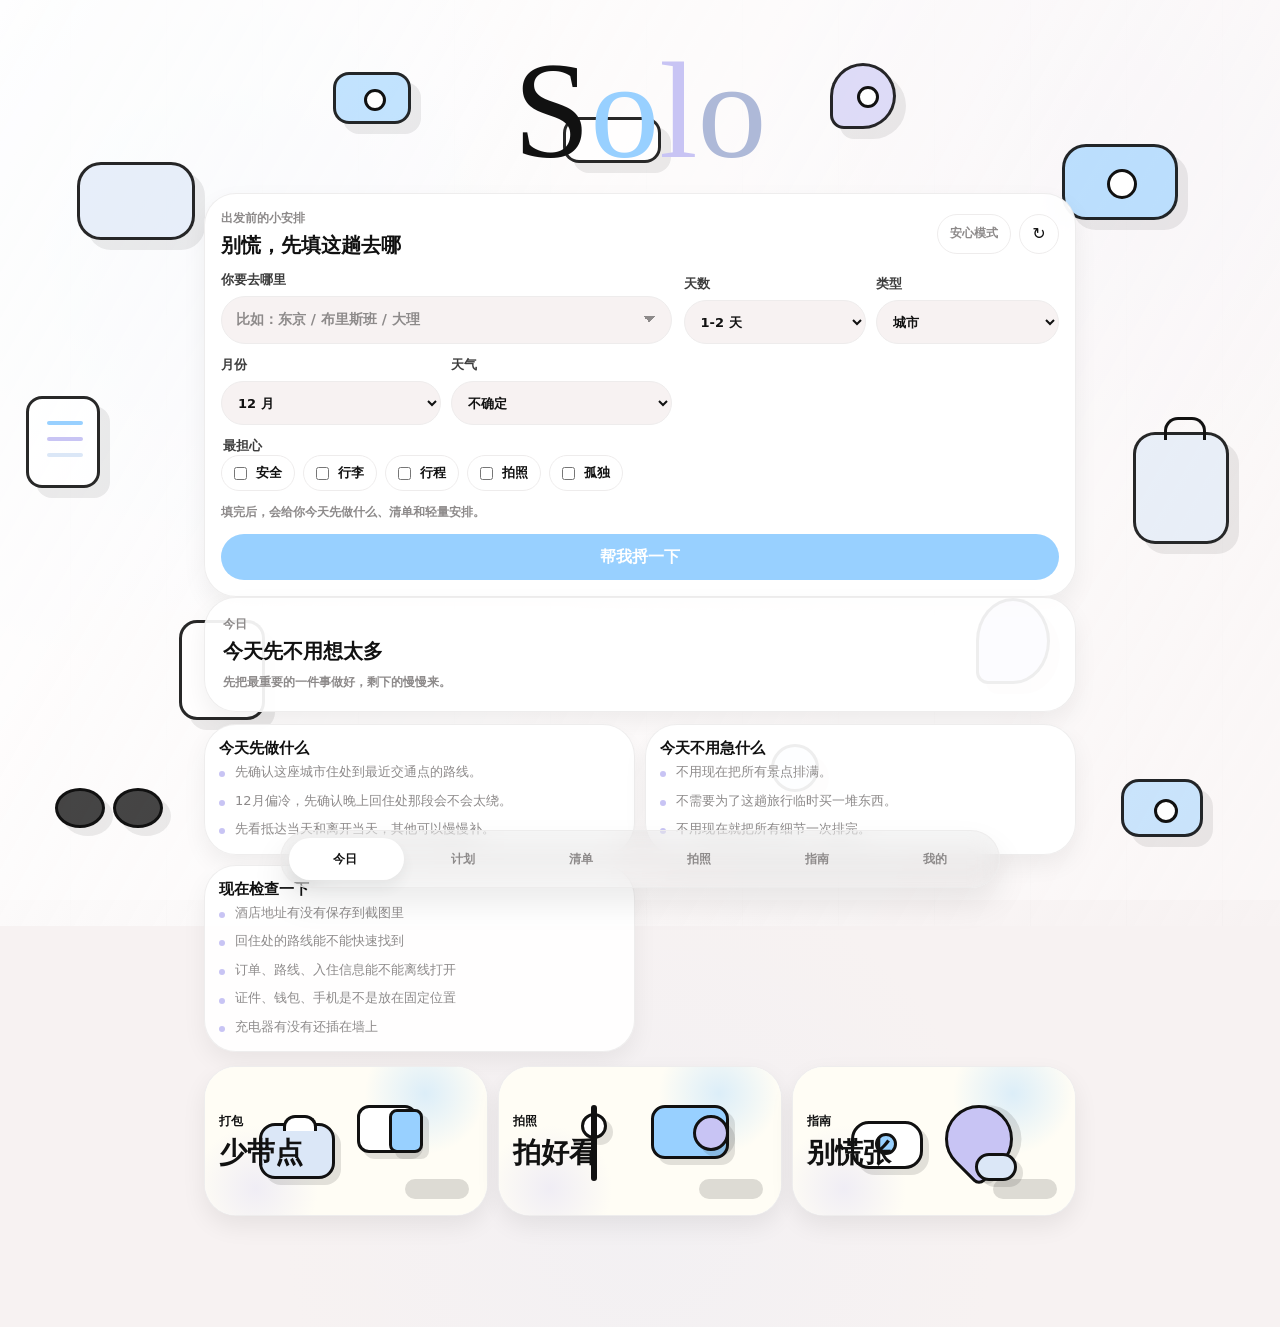
<file: index.html>
<!doctype html>
<html lang="zh-CN">
  <head>
    <meta charset="UTF-8" />
    <meta name="viewport" content="width=device-width, initial-scale=1.0" />
    <meta name="theme-color" content="#f7f2f2" />
    <title>SoloMate</title>
    <link rel="stylesheet" href="./styles.css?v=20260616a" />
  </head>
  <body>
    <div class="ambient-bg" aria-hidden="true">
      <span class="float-bag"></span>
      <span class="float-camera"></span>
      <span class="float-map"></span>
      <span class="float-pin"></span>
      <span class="float-ticket"></span>
      <span class="float-star"></span>
      <span class="float-suitcase"></span>
      <span class="float-sunglasses"></span>
      <span class="float-mini-camera"></span>
      <span class="float-route-arrow"></span>
      <span class="float-checklist"></span>
      <span class="float-pocket-camera"></span>
    </div>
    <main class="app-shell">
      <div class="brand-mark" aria-label="SoloMate">
        <span>S</span><span>o</span><span>l</span><span>o</span>
      </div>

      <section class="trip-panel">
        <div class="section-head">
          <div>
            <p>出发前的小安排</p>
            <h2 id="tripTitle">别慌，先填这趟去哪</h2>
          </div>
          <div class="head-actions">
            <button id="comfortModeToggle" class="lock-btn" type="button">安心模式</button>
            <button id="resetBtn" class="icon-btn" title="重置">↻</button>
          </div>
        </div>

        <form id="tripForm" class="trip-form">
          <div class="destination-split" id="destinationPicker">
            <div class="destination-picker destination-field">
              <label for="destinationDisplay">你要去哪里</label>
              <button id="destinationDisplay" class="destination-display" type="button" aria-haspopup="dialog" aria-expanded="false">
                <span id="destinationDisplayText">比如：东京 / 布里斯班 / 大理</span>
              </button>
              <input id="countryInput" type="hidden" autocomplete="off" />
              <input id="cityInput" type="hidden" autocomplete="off" />
            </div>
            <div id="destinationPanel" class="destination-panel" hidden>
              <div class="destination-panel-card" role="dialog" aria-modal="true" aria-label="选择目的地">
                <div class="destination-panel-head">
                  <div>
                    <p>目的地</p>
                    <h2>你要去哪里</h2>
                  </div>
                  <button id="closeDestinationPanel" class="destination-close" type="button" aria-label="关闭">×</button>
                </div>
                <input id="destinationSearch" class="destination-search" type="search" placeholder="搜索国家、城市或目的地" autocomplete="off" />
                <div class="destination-tabs" role="tablist" aria-label="目的地分类">
                  <button type="button" class="active" data-destination-tab="mainland_china">中国大陆</button>
                  <button type="button" data-destination-tab="hk_macau_taiwan">港澳台</button>
                  <button type="button" data-destination-tab="international">国际</button>
                </div>
                <div class="destination-panel-body">
                  <div class="destination-scroll">
                    <section class="destination-section">
                      <div class="destination-section-title">热门目的地</div>
                      <div id="popularDestinations" class="popular-destinations"></div>
                    </section>
                    <section class="destination-section">
                      <div class="destination-section-title">城市列表</div>
                      <div id="destinationCityList" class="destination-city-list"></div>
                    </section>
                  </div>
                  <div id="destinationAlphabet" class="destination-alphabet" aria-label="字母索引"></div>
                </div>
              </div>
            </div>
          </div>
          <div class="form-row">
            <label for="days">
              天数
              <select id="days">
                <option value="2">1-2 天</option>
                <option value="5">3-5 天</option>
                <option value="9">7 天以上</option>
              </select>
            </label>
            <label for="tripType">
              类型
              <select id="tripType">
                <option value="city">城市</option>
                <option value="sea">海边</option>
                <option value="outdoor">户外</option>
                <option value="abroad">国外</option>
              </select>
            </label>
          </div>
          <div class="form-row">
            <label for="tripMonth">
              月份
              <select id="tripMonth"></select>
            </label>
            <label for="tripWeather">
              天气
              <select id="tripWeather">
                <option value="hot">很热</option>
                <option value="cold">偏冷</option>
                <option value="rainy">多雨</option>
                <option value="dry">干燥</option>
                <option value="humid">潮湿</option>
                <option value="windy">多风</option>
                <option value="auto">不确定</option>
              </select>
            </label>
          </div>
          <fieldset>
            <legend>最担心</legend>
            <div class="chips">
              <label><input type="checkbox" value="safety" />安全</label>
              <label><input type="checkbox" value="packing" />行李</label>
              <label><input type="checkbox" value="itinerary" />行程</label>
              <label><input type="checkbox" value="photo" />拍照</label>
              <label><input type="checkbox" value="loneliness" />孤独</label>
            </div>
          </fieldset>
          <p class="form-note">填完后，会给你今天先做什么、清单和轻量安排。</p>
          <button class="primary-btn" type="submit">帮我捋一下</button>
        </form>
      </section>

      <nav class="tabs" aria-label="应用导航">
        <span class="tab-indicator" aria-hidden="true"></span>
        <button class="tab active" data-tab="today">今日</button>
        <button class="tab" data-tab="plan">计划</button>
        <button class="tab" data-tab="packing">清单</button>
        <button class="tab" data-tab="photo">拍照</button>
        <button class="tab" data-tab="safe">指南</button>
        <button class="tab" data-tab="mine">我的</button>
      </nav>

      <section id="today" class="tab-page active">
        <div class="today-card">
          <p>今日</p>
          <h2 id="todayHeadline">今天先不用想太多</h2>
          <p id="todayText">先把最重要的一件事做好，剩下的慢慢来。</p>
        </div>
        <div class="task-grid" id="taskGrid"></div>
        <div class="journey-path home-feature-cards" aria-label="今日功能入口">
          <button class="path-card" type="button" data-jump="packing">
            <span>打包</span>
            <strong>少带点</strong>
            <div class="mini-scene pack-scene" aria-hidden="true"><i></i><i></i><i></i></div>
          </button>
          <button class="path-card" type="button" data-jump="photo">
            <span>拍照</span>
            <strong>拍好看</strong>
            <div class="mini-scene photo-scene" aria-hidden="true"><i></i><i></i><i></i></div>
          </button>
          <button class="path-card" type="button" data-jump="safe">
            <span>指南</span>
            <strong>别慌张</strong>
            <div class="mini-scene safe-scene" aria-hidden="true"><i></i><i></i><i></i></div>
          </button>
        </div>
      </section>

      <section id="plan" class="tab-page">
        <div class="section-head">
          <div>
            <p>计划</p>
            <h2>不用排满，先让每天节奏更稳。</h2>
          </div>
          <span id="planCount">先生成</span>
        </div>
        <div class="plan-ai-panel">
          <p>专属安排</p>
          <h2>按这趟旅行的状态来排</h2>
          <span>会看你的城市、天气、天数和担心点，再给一个不乱的版本。</span>
          <button id="generatePlanBtn" class="primary-btn" type="button">生成我的旅行安排</button>
        </div>
        <div class="tuning-panel">
          <div class="section-head compactless">
            <div>
              <p>调一下</p>
              <h2>自定义你的旅行</h2>
              <span>调一下节奏，生成更适合你的安排。</span>
            </div>
          </div>
          <div id="travelTuning" class="tuning-grid"></div>
          <button id="regeneratePlanBtn" class="secondary-btn inline-action" type="button">按我的状态重新安排</button>
        </div>
        <button id="cityInsightCheck" class="secondary-btn inline-action soft-action" type="button">根据这座城市补充提醒</button>
        <div id="cityInsightTips" class="resource-grid compact-output"></div>
        <div id="planList" class="timeline"></div>
      </section>

      <section id="packing" class="tab-page">
        <div class="page-visual icon-visual packing-visual">
          <div class="visual-scene packing-icon-scene" aria-hidden="true">
            <i></i><i></i><i></i><i></i>
          </div>
          <div class="visual-copy">
            <p>清单</p>
            <h2>按场景检查</h2>
            <span>不是越多越安心。先看哪一步最容易漏，再决定要不要带。</span>
          </div>
        </div>
        <div class="section-head">
          <div>
            <p>场景清单</p>
            <h2 id="packingHeadline">别多带，也别漏关键</h2>
          </div>
          <span id="packingCount">先生成</span>
        </div>
        <button id="extraPackCheck" class="secondary-btn inline-action" type="button">按这趟旅行再检查一遍</button>
        <div id="extraPackTips" class="resource-grid compact-output"></div>
        <div id="packingList" class="check-list"></div>
      </section>

      <section id="photo" class="tab-page">
        <div class="page-visual icon-visual photo-visual">
          <div class="visual-scene photo-icon-scene" aria-hidden="true">
            <i></i><i></i><i></i><i></i>
          </div>
          <div class="visual-copy">
            <p>拍照</p>
            <h2>一个人也好拍</h2>
            <span>不用拍大片，随心记录就好。</span>
          </div>
        </div>
        <div class="pose-draw">
          <div>
            <p>姿势抽卡</p>
            <h2>不知道怎么拍，就先抽一个姿势。</h2>
          </div>
          <div id="poseCard" class="pose-card"></div>
          <button id="drawPose" class="primary-btn" type="button">抽一个姿势</button>
        </div>
        <div class="photo-theme-draw">
          <div>
            <p>灵感</p>
            <h2>今天拍什么</h2>
          </div>
          <div id="photoThemeCard" class="photo-theme-card"></div>
          <button id="drawPhotoTheme" class="primary-btn" type="button">抽一个主题</button>
        </div>
        <div class="section-head compact">
          <div>
            <p>拍照小工具</p>
            <h2>需要的时候再搜，不用提前买一堆。</h2>
          </div>
        </div>
        <div class="external-links shopping-links" aria-label="旅行拍照小物快捷搜索">
          <a href="https://s.taobao.com/search?q=%E6%97%85%E8%A1%8C%20%E6%94%B6%E7%BA%B3%20%E6%8B%8D%E7%85%A7%20%E5%B0%8F%E7%89%A9" target="_blank" rel="noopener">淘宝</a>
          <a href="https://shopee.tw/search?keyword=%E6%97%85%E8%A1%8C%20%E6%94%B6%E7%BA%B3%20%E6%8B%8D%E7%85%A7%20%E5%B0%8F%E7%89%A9" target="_blank" rel="noopener">Shopee / 虾皮</a>
          <a href="https://www.amazon.com/s?k=travel+organizer+tripod+travel+essentials" target="_blank" rel="noopener">Amazon</a>
        </div>
      </section>

      <section id="safe" class="tab-page">
        <div class="guide-hero">
          <p>指南</p>
          <h2>遇到状况先别慌</h2>
          <span>先选你现在遇到的情况，再看下一步怎么做。</span>
        </div>
        <div id="safeGuideCards" class="card-list"></div>
      </section>

      <section id="mine" class="tab-page">
        <div class="section-head">
          <div>
            <p>我的</p>
            <h2>轻轻记一下就好。</h2>
          </div>
        </div>
        <div class="calendar-panel">
          <div class="section-head compactless">
            <div>
              <p>打卡日历</p>
              <h2 id="calendarTitle">本月记录</h2>
            </div>
          </div>
          <div id="calendarGrid" class="calendar-grid"></div>
          <div id="calendarDetail" class="calendar-detail"></div>
        </div>
        <div class="journal-box mood-record">
          <h2>记录心情</h2>
          <p>选一个表情，再写一句话就够了。</p>
          <div id="moodOptions" class="mood-options">
            <button type="button" data-mood="🙂" class="active">🙂</button>
            <button type="button" data-mood="😌">😌</button>
            <button type="button" data-mood="🥹">🥹</button>
            <button type="button" data-mood="✨">✨</button>
          </div>
          <textarea id="journalInput" placeholder="比如：今天比想象中稳一点。"></textarea>
          <button id="saveJournal" class="secondary-btn" type="button">保存到今天</button>
        </div>
      </section>
    </main>

    <div id="toast" class="toast">已复制</div>
    <div id="planSummaryModal" class="modal" aria-hidden="true">
      <div class="modal-backdrop" data-close-summary></div>
      <article class="summary-card" role="dialog" aria-modal="true" aria-labelledby="summaryTitle">
        <button class="summary-close" data-close-summary aria-label="关闭计划总结">×</button>
        <p>先别急着排满</p>
        <h2 id="summaryTitle">先把容易慌的事安排好</h2>
        <div id="summaryContent" class="summary-content"></div>
        <div class="summary-actions">
          <button class="secondary-btn" data-summary-jump="plan">查看轻量计划</button>
          <button class="primary-btn" data-summary-jump="packing">查看场景清单</button>
        </div>
      </article>
    </div>
    <script src="./app.js?v=20260616a"></script>
  </body>
</html>
</file>
<file: styles.css>
:root {
  color-scheme: light;
  --paper: #f7f2f2;
  --ink: #111111;
  --muted: #8d8a8a;
  --line: #eeecec;
  --blue: #98d0ff;
  --lavender: #c8c4f4;
  --coral: #98d0ff;
  --mist: #dbe7f7;
  --surface: #ffffff;
  --rose: #f7f2f2;
  --deep-rose: #2c3140;
  --shadow: 0 18px 40px rgba(0, 0, 0, 0.08);
}

* {
  box-sizing: border-box;
}

@keyframes fadeUp {
  from {
    opacity: 0;
    transform: translateY(18px) scale(0.98);
    filter: blur(6px);
  }
  to {
    opacity: 1;
    transform: translateY(0) scale(1);
    filter: blur(0);
  }
}

@keyframes softFloat {
  0%,
  100% {
    transform: translateY(0) rotate(var(--rotate, 0deg)) scale(1.02);
  }
  50% {
    transform: translateY(-8px) rotate(calc(var(--rotate, 0deg) + 1deg)) scale(1.04);
  }
}

@keyframes popIn {
  from {
    opacity: 0;
    transform: translateY(20px) scale(0.94);
  }
  to {
    opacity: 1;
    transform: translateY(0) scale(1);
  }
}

@keyframes tunnelRoll {
  from {
    transform: translate(-50%, -50%) rotate(0deg) scale(0.5);
    opacity: 0;
  }
  20%,
  78% {
    opacity: 0.48;
  }
  to {
    transform: translate(-50%, -50%) rotate(42deg) scale(2.8);
    opacity: 0;
  }
}

@keyframes orbitTravel {
  from {
    transform: rotateX(64deg) rotateZ(0deg);
  }
  to {
    transform: rotateX(64deg) rotateZ(360deg);
  }
}

@keyframes roadMove {
  from {
    transform: translateY(-12px) scaleX(0.45);
    opacity: 0;
  }
  35% {
    opacity: 0.45;
  }
  to {
    transform: translateY(160px) scaleX(1.35);
    opacity: 0;
  }
}

@keyframes bgFloat {
  0%,
  100% {
    transform: translate3d(0, 0, 0) rotate(var(--rotate, 0deg));
  }
  50% {
    transform: translate3d(var(--move-x, 18px), var(--move-y, -24px), 0) rotate(calc(var(--rotate, 0deg) + 7deg));
  }
}

body {
  position: relative;
  margin: 0;
  min-height: 100vh;
  overflow-x: hidden;
  background:
    radial-gradient(circle at 14% 18%, rgba(152, 208, 255, 0.28), transparent 28%),
    radial-gradient(circle at 86% 10%, rgba(200, 196, 244, 0.22), transparent 24%),
    radial-gradient(circle at 50% 92%, rgba(219, 231, 247, 0.16), transparent 26%),
    #f7f2f2;
  color: var(--ink);
  font-family: Inter, ui-sans-serif, system-ui, -apple-system, BlinkMacSystemFont, "Segoe UI", sans-serif;
}

body::before {
  content: "";
  position: fixed;
  inset: -26px;
  z-index: -3;
  background:
    linear-gradient(120deg, rgba(255, 255, 255, 0.86), rgba(247, 242, 242, 0.58)),
    repeating-linear-gradient(90deg, rgba(17, 17, 17, 0.025) 0 1px, transparent 1px 96px);
}

body::after {
  content: "";
  position: fixed;
  inset: 0;
  z-index: -2;
  background: rgba(255, 255, 255, 0.34);
}

button,
input,
select,
textarea {
  font: inherit;
}

.app-shell {
  width: min(100%, 460px);
  min-height: 100vh;
  margin: 0 auto;
  padding: 14px 14px 98px;
}

.brand-mark {
  display: flex;
  justify-content: center;
  gap: 0;
  margin: 28px 0 24px;
  font-family: "Snell Roundhand", "Brush Script MT", "Segoe Script", cursive;
  font-size: clamp(76px, 13vw, 138px);
  font-weight: 500;
  letter-spacing: 0;
  line-height: 0.85;
  animation: fadeUp 0.55s cubic-bezier(0.2, 0.8, 0.2, 1) both;
}

.brand-mark span:nth-child(1),
.brand-mark span:nth-child(2),
.brand-mark span:nth-child(3),
.brand-mark span:nth-child(4) {
  color: #111111;
}

.brand-mark span:nth-child(2) {
  color: #98d0ff;
}

.brand-mark span:nth-child(3) {
  color: #c8c4f4;
}

.brand-mark span:nth-child(4) {
  color: #aeb9d8;
}

.ambient-bg {
  position: fixed;
  inset: 0;
  z-index: -1;
  overflow: hidden;
  pointer-events: none;
}

.ambient-bg span {
  position: absolute;
  display: block;
  border: 3px solid rgba(17, 17, 17, 0.9);
  background: rgba(255, 255, 255, 0.72);
  box-shadow: 10px 10px 0 rgba(17, 17, 17, 0.08);
  animation: bgFloat 8s ease-in-out infinite;
}

.float-bag {
  left: 6%;
  top: 18%;
  width: 118px;
  height: 78px;
  border-radius: 24px;
  background: rgba(219, 231, 247, 0.64) !important;
  --move-x: 24px;
  --move-y: -30px;
  --rotate: -7deg;
}

.float-camera {
  right: 8%;
  top: 16%;
  width: 116px;
  height: 76px;
  border-radius: 24px;
  background: rgba(152, 208, 255, 0.64) !important;
  --move-x: -24px;
  --move-y: 20px;
  --rotate: 5deg;
  animation-delay: -2s !important;
}

.float-camera::after {
  content: "";
  position: absolute;
  left: 42px;
  top: 22px;
  width: 24px;
  height: 24px;
  border: 3px solid #111111;
  border-radius: 50%;
  background: white;
}

.float-map {
  left: 14%;
  bottom: 20%;
  width: 86px;
  height: 100px;
  border-radius: 18px;
  background: rgba(255, 255, 255, 0.74) !important;
  --move-x: 16px;
  --move-y: 24px;
  --rotate: 9deg;
  animation-delay: -4s !important;
}

.float-pin {
  right: 18%;
  bottom: 24%;
  width: 74px;
  height: 86px;
  border-radius: 50% 50% 50% 12px;
  background: rgba(200, 196, 244, 0.66) !important;
  --move-x: -18px;
  --move-y: -18px;
  --rotate: -45deg;
  animation-delay: -1s !important;
}

.float-ticket {
  left: 44%;
  top: 13%;
  width: 98px;
  height: 46px;
  border-radius: 16px;
  background: rgba(255, 255, 255, 0.74) !important;
  --move-x: 12px;
  --move-y: 26px;
  --rotate: 3deg;
  animation-delay: -3s !important;
}

.float-star {
  right: 36%;
  bottom: 12%;
  width: 48px;
  height: 48px;
  border-radius: 50%;
  background: rgba(219, 231, 247, 0.72) !important;
  --move-x: -20px;
  --move-y: -26px;
  --rotate: -4deg;
  animation-delay: -5s !important;
}

.float-suitcase {
  right: 4%;
  top: 48%;
  width: 96px;
  height: 112px;
  border-radius: 22px;
  background: rgba(219, 231, 247, 0.58) !important;
  --move-x: -18px;
  --move-y: -22px;
  --rotate: 8deg;
  animation-delay: -6s !important;
}

.float-suitcase::before {
  content: "";
  position: absolute;
  left: 28px;
  top: -18px;
  width: 36px;
  height: 20px;
  border: 3px solid #111111;
  border-bottom: 0;
  border-radius: 14px 14px 0 0;
}

.float-sunglasses {
  left: 4%;
  bottom: 8%;
  width: 116px;
  height: 44px;
  border: 0 !important;
  background: transparent !important;
  box-shadow: none !important;
  --move-x: 24px;
  --move-y: -18px;
  --rotate: -9deg;
  animation-delay: -2.8s !important;
}

.float-sunglasses::before,
.float-sunglasses::after {
  content: "";
  position: absolute;
  top: 4px;
  width: 44px;
  height: 34px;
  border: 3px solid #111111;
  border-radius: 50%;
  background: rgba(17, 17, 17, 0.78);
  box-shadow: 8px 8px 0 rgba(17, 17, 17, 0.08);
}

.float-sunglasses::before {
  left: 4px;
}

.float-sunglasses::after {
  right: 4px;
}

.float-mini-camera {
  left: 26%;
  top: 8%;
  width: 78px;
  height: 52px;
  border-radius: 16px;
  background: rgba(152, 208, 255, 0.58) !important;
  --move-x: -12px;
  --move-y: 28px;
  --rotate: -4deg;
  animation-delay: -7s !important;
}

.float-mini-camera::after {
  content: "";
  position: absolute;
  left: 28px;
  top: 14px;
  width: 16px;
  height: 16px;
  border: 3px solid #111111;
  border-radius: 50%;
  background: #ffffff;
}

.float-route-arrow {
  right: 30%;
  top: 7%;
  width: 66px;
  height: 66px;
  border-radius: 50% 50% 50% 14px;
  background: rgba(200, 196, 244, 0.58) !important;
  --move-x: 18px;
  --move-y: 24px;
  --rotate: -36deg;
  animation-delay: -3.6s !important;
}

.float-route-arrow::after {
  content: "";
  position: absolute;
  left: 24px;
  top: 20px;
  width: 16px;
  height: 16px;
  border: 3px solid #111111;
  border-radius: 50%;
  background: #ffffff;
}

.float-checklist {
  left: 2%;
  top: 44%;
  width: 74px;
  height: 92px;
  border-radius: 16px;
  background: rgba(255, 255, 255, 0.72) !important;
  --move-x: 20px;
  --move-y: -20px;
  --rotate: -5deg;
  animation-delay: -4.8s !important;
}

.float-checklist::before {
  content: "";
  position: absolute;
  left: 18px;
  right: 14px;
  top: 22px;
  height: 4px;
  border-radius: 999px;
  background: #98d0ff;
  box-shadow: 0 16px 0 #c8c4f4, 0 32px 0 #dbe7f7;
}

.float-pocket-camera {
  right: 6%;
  bottom: 7%;
  width: 82px;
  height: 58px;
  border-radius: 18px;
  background: rgba(152, 208, 255, 0.5) !important;
  --move-x: -18px;
  --move-y: -24px;
  --rotate: 6deg;
  animation-delay: -5.7s !important;
}

.float-pocket-camera::before {
  content: "";
  position: absolute;
  left: 30px;
  top: 17px;
  width: 18px;
  height: 18px;
  border: 3px solid #111111;
  border-radius: 50%;
  background: #ffffff;
}

.section-head p,
.today-card p {
  margin: 0 0 6px;
  font-size: 12px;
  font-weight: 750;
  letter-spacing: 0;
  text-transform: uppercase;
}

.trip-panel,
.today-card,
.task-card,
.advice-card,
.mood-panel,
.emergency-panel,
.quiz-panel,
.pose-draw,
.share-card,
.emergency-result,
.packing-context,
.packing-group,
.guide-hero {
  background: rgba(255, 255, 255, 0.92);
  border: 1px solid rgba(238, 236, 236, 0.95);
  border-radius: 32px;
  box-shadow: 0 10px 24px rgba(0, 0, 0, 0.06);
  backdrop-filter: blur(18px);
  transition: transform 0.24s ease, box-shadow 0.24s ease, opacity 0.24s ease, filter 0.24s ease;
}

.trip-panel {
  margin-top: 14px;
  padding: 16px;
  animation: fadeUp 0.62s 0.08s cubic-bezier(0.2, 0.8, 0.2, 1) both;
}

.section-head {
  display: flex;
  align-items: center;
  justify-content: space-between;
  gap: 14px;
  margin-bottom: 14px;
}

.section-head h2,
.today-card h2 {
  margin: 0;
  font-size: 20px;
  line-height: 1.2;
}

.section-head p,
.today-card p {
  color: var(--muted);
}

.icon-btn {
  width: 40px;
  height: 40px;
  border: 1px solid var(--line);
  border-radius: 32px;
  background: white;
  color: var(--ink);
  cursor: pointer;
}

.head-actions {
  display: flex;
  align-items: center;
  gap: 8px;
}

.lock-btn {
  min-height: 40px;
  border: 1px solid var(--line);
  border-radius: 999px;
  background: white;
  color: var(--muted);
  padding: 0 12px;
  font-size: 12px;
  font-weight: 850;
  cursor: pointer;
}

.lock-btn.active {
  border-color: var(--blue);
  background: #ffffff;
  color: var(--ink);
}

.trip-form {
  display: grid;
  gap: 12px;
}

label,
legend {
  display: grid;
  gap: 7px;
  color: #3d3d3d;
  font-size: 13px;
  font-weight: 700;
}

input,
select,
textarea {
  width: 100%;
  border: 1px solid var(--line);
  border-radius: 32px;
  background: var(--paper);
  color: var(--ink);
  padding: 0 12px;
  outline: none;
}

input,
select {
  min-height: 44px;
}

.destination-picker {
  position: relative;
  display: grid;
  gap: 7px;
  color: #3d3d3d;
  font-size: 13px;
  font-weight: 700;
}

.destination-split {
  display: grid;
  gap: 10px;
}

.destination-field {
  grid-column: 1 / -1;
}

.destination-display {
  width: 100%;
  min-height: 48px;
  border: 1px solid var(--line);
  border-radius: 32px;
  background: var(--paper);
  color: var(--ink);
  padding: 0 42px 0 14px;
  text-align: left;
  font-size: 14px;
  font-weight: 850;
  cursor: pointer;
  padding-right: 42px;
  background-image: linear-gradient(45deg, transparent 50%, var(--muted) 50%), linear-gradient(135deg, var(--muted) 50%, transparent 50%);
  background-position: calc(100% - 22px) 19px, calc(100% - 16px) 19px;
  background-size: 6px 6px, 6px 6px;
  background-repeat: no-repeat;
}

.destination-display span {
  color: var(--ink);
}

.destination-display.is-placeholder span {
  color: var(--muted);
}

.destination-dropdown {
  position: absolute;
  top: calc(100% + 8px);
  left: 0;
  right: 0;
  z-index: 30;
  max-height: 292px;
  overflow-y: auto;
  border: 1px solid rgba(238, 236, 236, 0.96);
  border-radius: 24px;
  background: rgba(255, 255, 255, 0.98);
  box-shadow: 0 16px 34px rgba(44, 49, 64, 0.12);
  padding: 10px;
  backdrop-filter: blur(18px);
}

.destination-dropdown[hidden] {
  display: none;
}

.destination-results {
  display: grid;
  grid-template-columns: repeat(2, minmax(0, 1fr));
  gap: 8px;
}

.destination-result,
.destination-custom {
  min-height: 42px;
  border: 1px solid var(--line);
  border-radius: 18px;
  background: rgba(247, 242, 242, 0.72);
  color: var(--ink);
  padding: 8px 10px;
  text-align: left;
  cursor: pointer;
}

.destination-result:hover,
.destination-custom:hover {
  border-color: var(--blue);
  background: #ffffff;
}

.destination-result span {
  display: block;
  font-size: 13px;
  font-weight: 850;
}

.destination-result em {
  display: block;
  margin-top: 2px;
  color: var(--muted);
  font-size: 11px;
  font-style: normal;
  font-weight: 750;
}

.destination-custom,
.destination-empty {
  width: 100%;
  margin-top: 8px;
  color: var(--muted);
  font-size: 12px;
  font-weight: 750;
}

.destination-panel {
  position: fixed;
  inset: 0;
  z-index: 80;
  display: grid;
  place-items: center;
  place-content: center;
  background: rgba(34, 38, 48, 0.16);
  padding: 22px;
  backdrop-filter: blur(12px);
}

.destination-panel[hidden] {
  display: none;
}

.destination-panel-card {
  display: grid;
  width: min(760px, 100%);
  max-height: min(78vh, 720px);
  border: 1px solid rgba(238, 236, 236, 0.98);
  border-radius: 34px;
  background: rgba(255, 255, 255, 0.96);
  box-shadow: 0 24px 60px rgba(44, 49, 64, 0.16);
  overflow: hidden;
}

.destination-panel-head {
  display: flex;
  align-items: center;
  justify-content: space-between;
  gap: 14px;
  padding: 18px 20px 10px;
}

.destination-panel-head p,
.destination-section-title {
  margin: 0;
  color: var(--muted);
  font-size: 12px;
  font-weight: 850;
}

.destination-panel-head h2 {
  margin: 3px 0 0;
  font-size: 22px;
  line-height: 1.2;
}

.destination-close {
  display: inline-grid;
  width: 38px;
  height: 38px;
  place-items: center;
  border: 1px solid var(--line);
  border-radius: 50%;
  background: rgba(255, 255, 255, 0.88);
  color: var(--ink);
  font-size: 22px;
  font-weight: 850;
  cursor: pointer;
}

.destination-search {
  width: calc(100% - 40px);
  margin: 0 20px 12px;
  background: rgba(247, 242, 242, 0.72);
}

.destination-tabs {
  display: flex;
  gap: 8px;
  overflow-x: auto;
  padding: 0 20px 14px;
}

.destination-tabs button,
.popular-destinations button {
  flex: 0 0 auto;
  min-height: 34px;
  border: 1px solid var(--line);
  border-radius: 999px;
  background: #fff;
  color: var(--ink);
  padding: 0 12px;
  font-size: 12px;
  font-weight: 850;
  cursor: pointer;
}

.destination-tabs button.active,
.popular-destinations button:hover,
.destination-tabs button:hover {
  border-color: rgba(145, 199, 242, 0.75);
  background: rgba(220, 237, 255, 0.64);
}

.destination-panel-body {
  position: relative;
  display: grid;
  grid-template-columns: minmax(0, 1fr) 26px;
  min-height: 0;
  border-top: 1px solid rgba(238, 236, 236, 0.8);
}

.destination-scroll {
  max-height: 510px;
  overflow-y: auto;
  padding: 16px 16px 22px 20px;
}

.destination-section + .destination-section {
  margin-top: 18px;
}

.popular-destinations {
  display: flex;
  flex-wrap: wrap;
  gap: 8px;
  margin-top: 10px;
}

.destination-city-list {
  display: grid;
  margin-top: 8px;
}

.destination-letter {
  margin: 14px 0 6px;
  color: var(--blue);
  font-size: 12px;
  font-weight: 900;
}

.destination-city-row,
.destination-custom-row {
  display: grid;
  width: 100%;
  border: 0;
  border-bottom: 1px solid rgba(238, 236, 236, 0.88);
  background: transparent;
  color: var(--ink);
  padding: 12px 4px;
  text-align: left;
  cursor: pointer;
}

.destination-city-row:hover,
.destination-custom-row:hover {
  background: rgba(220, 237, 255, 0.32);
}

.destination-city-row strong,
.destination-custom-row strong {
  font-size: 15px;
  line-height: 1.3;
}

.destination-city-row span,
.destination-custom-row span {
  margin-top: 3px;
  color: var(--muted);
  font-size: 12px;
  font-weight: 750;
}

.destination-alphabet {
  display: grid;
  align-content: center;
  gap: 2px;
  padding: 8px 8px 8px 0;
}

.destination-alphabet button {
  width: 20px;
  min-height: 18px;
  border: 0;
  border-radius: 999px;
  background: transparent;
  color: var(--muted);
  font-size: 10px;
  font-weight: 900;
  cursor: pointer;
}

.destination-alphabet button:hover {
  background: rgba(220, 237, 255, 0.72);
  color: var(--ink);
}

.form-note {
  margin: -2px 0 0;
  color: var(--muted);
  font-size: 12px;
  font-weight: 750;
  line-height: 1.6;
}

.plan-ai-panel,
.tuning-panel {
  display: grid;
  gap: 12px;
  margin-bottom: 12px;
  border: 1px solid rgba(238, 236, 236, 0.95);
  border-radius: 32px;
  background: rgba(255, 255, 255, 0.92);
  padding: 16px;
  box-shadow: 0 10px 24px rgba(0, 0, 0, 0.06);
  backdrop-filter: blur(18px);
}

.plan-ai-panel p,
.tuning-panel p {
  margin: 0;
  color: var(--muted);
  font-size: 12px;
  font-weight: 850;
}

.plan-ai-panel h2,
.tuning-panel h2 {
  margin: 0;
  font-size: 20px;
  line-height: 1.2;
}

.plan-ai-panel span,
.tuning-panel .section-head span {
  color: var(--muted);
  font-size: 13px;
  line-height: 1.55;
}

.tuning-grid {
  display: grid;
  gap: 12px;
}

.tuning-group legend {
  margin-bottom: 7px;
}

.compact-chips {
  flex-wrap: wrap;
  overflow: visible;
}

.soft-action {
  background: var(--deep-rose);
}

.plan-empty-state {
  grid-column: 1 / -1;
}

textarea {
  min-height: 112px;
  padding: 12px;
  line-height: 1.55;
  resize: vertical;
}

.form-row {
  display: grid;
  grid-template-columns: 1fr 1fr;
  gap: 10px;
}

fieldset {
  margin: 0;
  padding: 0;
  border: 0;
}

.chips,
.filter-row {
  display: flex;
  gap: 8px;
  overflow-x: auto;
  padding-bottom: 2px;
}

.chips label,
.filter-row button {
  flex: 0 0 auto;
  display: inline-flex;
  min-height: 36px;
  align-items: center;
  justify-content: center;
  border: 1px solid var(--line);
  border-radius: 999px;
  background: white;
  color: var(--ink);
  padding: 0 12px;
  font-size: 13px;
  font-weight: 750;
  cursor: pointer;
}

.chips input {
  width: auto;
  min-height: auto;
  margin: 0 2px 0 0;
}

.primary-btn,
.secondary-btn {
  min-height: 46px;
  border: 0;
  border-radius: 32px;
  color: white;
  font-weight: 800;
  cursor: pointer;
}

.primary-btn {
  background: var(--coral);
}

.secondary-btn {
  background: var(--deep-rose);
  padding: 0 16px;
}

.inline-action {
  width: 100%;
  margin: 0 0 12px;
}

.tabs {
  position: fixed;
  left: 50%;
  bottom: 12px;
  z-index: 4;
  display: grid;
  grid-template-columns: repeat(6, 1fr);
  gap: 3px;
  width: min(calc(100% - 20px), 460px);
  margin: 0;
  padding: 7px;
  transform: translateX(-50%);
  border: 1px solid rgba(238, 236, 236, 0.95);
  border-radius: 999px;
  background: rgba(0, 0, 0, 0.04);
  backdrop-filter: blur(14px);
  box-shadow: 0 16px 32px rgba(0, 0, 0, 0.08);
}

.tab-indicator {
  position: absolute;
  z-index: 0;
  top: 7px;
  left: 0;
  width: var(--tab-indicator-width, 52px);
  height: 42px;
  border-radius: 999px;
  background: #ffffff;
  box-shadow: 0 8px 16px rgba(47, 64, 61, 0.08);
  transform: translateX(var(--tab-indicator-x, 7px));
  transition: transform 0.38s cubic-bezier(0.2, 0.8, 0.2, 1), width 0.38s cubic-bezier(0.2, 0.8, 0.2, 1);
}

.tab {
  position: relative;
  z-index: 1;
  min-width: 0;
  min-height: 42px;
  border: 1px solid transparent;
  border-radius: 999px;
  background: transparent;
  color: var(--muted);
  font-size: 12px;
  font-weight: 800;
  cursor: pointer;
}

.tab.active {
  border-color: transparent;
  background: transparent;
  color: var(--ink);
  box-shadow: none;
}

.tab-page {
  display: none;
}

.tab-page.active {
  display: block;
  animation: fadeUp 0.42s cubic-bezier(0.2, 0.8, 0.2, 1) both;
}

.today-card {
  padding: 18px;
}

.today-card {
  background: rgba(255, 255, 255, 0.92);
}

.today-card p:last-child,
.mood-panel p {
  margin: 10px 0 0;
  color: var(--muted);
  line-height: 1.65;
}

.home-stats {
  display: grid;
  grid-template-columns: repeat(3, minmax(0, 1fr));
  gap: 10px;
  margin-top: 12px;
}

.stat-card {
  min-height: 82px;
  border: 1px solid var(--line);
  border-radius: 32px;
  background: rgba(255, 255, 255, 0.92);
  color: var(--ink);
  padding: 12px 8px;
  text-align: left;
  cursor: pointer;
  box-shadow: 0 8px 18px rgba(0, 0, 0, 0.05);
}

.stat-card span {
  display: block;
  color: var(--deep-rose);
  font-size: 22px;
  font-weight: 850;
  line-height: 1;
}

.stat-card strong {
  display: block;
  margin-top: 8px;
  color: var(--muted);
  font-size: 12px;
}

.journey-path {
  display: grid;
  gap: 10px;
  margin-top: 12px;
}

.path-card {
  position: relative;
  min-height: 132px;
  overflow: hidden;
  border: 1px solid rgba(238, 236, 236, 0.95);
  border-radius: 32px;
  background: #ffffff;
  color: var(--ink);
  padding: 14px;
  text-align: left;
  cursor: pointer;
  box-shadow: 0 10px 24px rgba(0, 0, 0, 0.07);
  transition: transform 0.24s ease, box-shadow 0.24s ease;
}

.page-visual img {
  position: absolute;
  inset: 0;
  width: 100%;
  height: 100%;
  object-fit: cover;
  filter: saturate(0.48) brightness(1.08) contrast(0.96);
}

.page-visual::after {
  content: "";
  position: absolute;
  inset: 0;
  background: linear-gradient(90deg, rgba(17, 17, 17, 0.66), rgba(17, 17, 17, 0.12));
}

.path-card span,
.path-card strong {
  position: relative;
  z-index: 1;
  display: block;
}

.path-card span,
.page-visual p {
  margin: 0 0 6px;
  font-size: 12px;
  font-weight: 850;
  text-transform: uppercase;
}

.path-card strong {
  max-width: 120px;
  font-size: 28px;
  line-height: 1.18;
}

.path-card small {
  position: relative;
  z-index: 1;
  display: block;
  max-width: 168px;
  margin-top: 8px;
  color: var(--muted);
  font-size: 12px;
  font-weight: 750;
  line-height: 1.45;
}

.home-feature-cards {
  margin-top: 14px;
}

.home-feature-cards .path-card {
  min-height: 150px;
}

.mini-scene {
  position: absolute;
  inset: 0;
  background:
    radial-gradient(circle at 78% 18%, rgba(152, 208, 255, 0.34), transparent 24%),
    radial-gradient(circle at 18% 82%, rgba(200, 196, 244, 0.28), transparent 24%),
    #fffdf5;
}

.mini-scene::before,
.mini-scene::after,
.mini-scene i {
  content: "";
  position: absolute;
  display: block;
  border: 3px solid #111111;
  background: #ffffff;
  box-shadow: 6px 6px 0 rgba(17, 17, 17, 0.12);
}

.mini-scene::before {
  left: 54%;
  top: 26%;
  width: 54px;
  height: 42px;
  border-radius: 12px;
  animation: softFloat 4.5s ease-in-out infinite;
}

.mini-scene::after {
  right: 18px;
  bottom: 16px;
  width: 58px;
  height: 14px;
  border-radius: 999px;
  background: #111111;
  opacity: 0.14;
  box-shadow: none;
  animation: popIn 1.8s ease-in-out infinite alternate;
}

.pack-scene i:nth-child(1) {
  left: 54px;
  bottom: 36px;
  width: 76px;
  height: 56px;
  border-radius: 16px;
  background: #dbe7f7;
  animation: softFloat 5.2s ease-in-out infinite;
}

.pack-scene i:nth-child(2) {
  left: 78px;
  bottom: 84px;
  width: 34px;
  height: 16px;
  border-bottom: 0;
  border-radius: 12px 12px 0 0;
  box-shadow: none;
}

.pack-scene i:nth-child(3) {
  right: 64px;
  top: 42px;
  width: 34px;
  height: 44px;
  border-radius: 8px;
  background: #98d0ff;
  animation: softFloat 4.6s -1s ease-in-out infinite;
}

.photo-scene::before {
  width: 72px;
  height: 48px;
  border-radius: 14px;
  background: #98d0ff;
}

.photo-scene i:nth-child(1) {
  left: 82px;
  top: 46px;
  width: 26px;
  height: 26px;
  border-radius: 50%;
  background: #ffffff;
}

.photo-scene i:nth-child(2) {
  left: 92px;
  bottom: 34px;
  width: 4px;
  height: 76px;
  border-radius: 999px;
  background: #111111;
  box-shadow: none;
  animation: roadMove 2.8s ease-in-out infinite alternate;
}

.photo-scene i:nth-child(3) {
  right: 52px;
  top: 48px;
  width: 36px;
  height: 36px;
  border-radius: 50%;
  background: #c8c4f4;
  animation: softFloat 4.6s -1.4s ease-in-out infinite;
}

.safe-scene::before {
  width: 62px;
  height: 62px;
  border-radius: 50% 50% 50% 8px;
  background: #c8c4f4;
  transform: rotate(-45deg);
}

.safe-scene i:nth-child(1) {
  left: 58px;
  top: 54px;
  width: 72px;
  height: 48px;
  border-radius: 18px;
  background: #ffffff;
  animation: softFloat 4.8s ease-in-out infinite;
}

.safe-scene i:nth-child(2) {
  left: 82px;
  top: 66px;
  width: 22px;
  height: 22px;
  border-radius: 50%;
  background: #98d0ff;
  box-shadow: none;
}

.safe-scene i:nth-child(3) {
  right: 58px;
  bottom: 34px;
  width: 42px;
  height: 28px;
  border-radius: 999px;
  background: #dbe7f7;
  animation: softFloat 4.2s -1.2s ease-in-out infinite;
}

.page-visual {
  position: relative;
  min-height: 178px;
  overflow: hidden;
  border-radius: 32px;
  margin-bottom: 14px;
  box-shadow: 0 16px 34px rgba(0, 0, 0, 0.1);
  animation: fadeUp 0.54s cubic-bezier(0.2, 0.8, 0.2, 1) both;
}

.page-visual > div {
  position: absolute;
  z-index: 1;
  left: 16px;
  right: 16px;
  bottom: 16px;
  color: white;
}

.page-visual h2 {
  max-width: 340px;
  margin: 0 0 6px;
  font-size: 24px;
  line-height: 1.12;
}

.page-visual span {
  display: block;
  max-width: 340px;
  font-size: 13px;
  line-height: 1.55;
  opacity: 0.88;
}

.page-visual.icon-visual {
  display: grid;
  grid-template-columns: minmax(0, 1fr) minmax(180px, 0.72fr);
  align-items: center;
  min-height: 178px;
  border: 1px solid rgba(238, 236, 236, 0.95);
  background:
    radial-gradient(circle at 78% 20%, rgba(152, 208, 255, 0.22), transparent 28%),
    radial-gradient(circle at 18% 86%, rgba(200, 196, 244, 0.18), transparent 30%),
    #fffdf8;
  box-shadow: 0 18px 36px rgba(0, 0, 0, 0.07);
}

.page-visual.icon-visual::after {
  display: none;
}

.page-visual.icon-visual > .visual-copy {
  position: relative;
  z-index: 2;
  left: auto;
  right: auto;
  bottom: auto;
  grid-column: 1;
  grid-row: 1;
  color: var(--ink);
  padding: 26px;
}

.page-visual.icon-visual p {
  color: var(--muted);
}

.page-visual.icon-visual span {
  color: var(--muted);
  opacity: 1;
}

.page-visual.icon-visual > .visual-scene {
  position: relative;
  z-index: 1;
  left: auto;
  right: auto;
  bottom: auto;
  grid-column: 2;
  grid-row: 1;
  width: 100%;
  min-height: 178px;
  color: var(--ink);
}

.visual-scene::before,
.visual-scene::after,
.visual-scene i {
  content: "";
  position: absolute;
  display: block;
  border: 4px solid #111111;
  background: #ffffff;
  box-shadow: 8px 8px 0 rgba(17, 17, 17, 0.1);
  animation: softFloat 4.8s ease-in-out infinite;
}

.packing-icon-scene::before {
  right: 58px;
  top: 42px;
  width: 92px;
  height: 68px;
  border-radius: 22px;
  background: #dbe7f7;
}

.packing-icon-scene::after {
  right: 98px;
  top: 22px;
  width: 46px;
  height: 34px;
  border-radius: 20px 20px 8px 8px;
  background: #ffffff;
  box-shadow: none;
}

.packing-icon-scene i:nth-child(1) {
  right: 152px;
  bottom: 34px;
  width: 48px;
  height: 56px;
  border-radius: 12px;
  background: #98d0ff;
  animation-delay: -0.8s;
}

.packing-icon-scene i:nth-child(2) {
  right: 36px;
  bottom: 34px;
  width: 58px;
  height: 36px;
  border-radius: 999px;
  background: #c8c4f4;
  animation-delay: -1.8s;
}

.packing-icon-scene i:nth-child(3) {
  right: 176px;
  top: 34px;
  width: 28px;
  height: 28px;
  border-radius: 50%;
  background: #ffffff;
  box-shadow: none;
  animation-delay: -2.8s;
}

.packing-icon-scene i:nth-child(4) {
  right: 20px;
  top: 38px;
  width: 36px;
  height: 36px;
  border-radius: 50%;
  background: #b9dcff;
  box-shadow: none;
  animation-delay: -3.4s;
}

.photo-icon-scene::before {
  right: 98px;
  top: 40px;
  width: 96px;
  height: 62px;
  border-radius: 22px;
  background: #98d0ff;
}

.photo-icon-scene::after {
  right: 130px;
  top: 56px;
  width: 28px;
  height: 28px;
  border-radius: 50%;
  background: #ffffff;
  box-shadow: none;
}

.photo-icon-scene i:nth-child(1) {
  right: 24px;
  top: 36px;
  width: 44px;
  height: 78px;
  border-radius: 14px;
  background: #ffffff;
  transform: rotate(10deg);
  animation-delay: -0.8s;
}

.photo-icon-scene i:nth-child(1)::after {
  content: "";
  position: absolute;
  left: 13px;
  top: 14px;
  width: 12px;
  height: 12px;
  border: 3px solid #111111;
  border-radius: 50%;
  background: #98d0ff;
}

.photo-icon-scene i:nth-child(2) {
  right: 196px;
  top: 64px;
  width: 18px;
  height: 86px;
  border-radius: 999px;
  background: #111111;
  box-shadow: 6px 6px 0 rgba(17, 17, 17, 0.1);
  transform: rotate(-18deg);
  animation-delay: -1.5s;
}

.photo-icon-scene i:nth-child(3) {
  right: 196px;
  top: 38px;
  width: 34px;
  height: 34px;
  border-radius: 50%;
  background: #c8c4f4;
  box-shadow: none;
  animation-delay: -2.1s;
}

.photo-icon-scene i:nth-child(4) {
  right: 74px;
  bottom: 28px;
  width: 58px;
  height: 36px;
  border-radius: 999px;
  background: #dbe7f7;
  animation-delay: -2.9s;
}

.safe-icon-scene::before {
  right: 112px;
  top: 42px;
  width: 96px;
  height: 66px;
  border-radius: 30px;
  background: #ffffff;
}

.safe-icon-scene::after {
  right: 132px;
  top: 62px;
  width: 28px;
  height: 28px;
  border-radius: 50%;
  background: #98d0ff;
  box-shadow: none;
}

.safe-icon-scene i:nth-child(1) {
  right: 42px;
  top: 48px;
  width: 64px;
  height: 76px;
  border-radius: 54% 46% 48% 52%;
  background: #c8c4f4;
  animation-delay: -0.7s;
}

.safe-icon-scene i:nth-child(2) {
  right: 156px;
  bottom: 28px;
  width: 72px;
  height: 34px;
  border-radius: 999px;
  background: #dbe7f7;
  animation-delay: -1.4s;
}

.safe-icon-scene i:nth-child(3) {
  right: 78px;
  bottom: 28px;
  width: 38px;
  height: 38px;
  border-radius: 14px;
  background: #b9dcff;
  transform: rotate(12deg);
  animation-delay: -2.2s;
}

.safe-icon-scene i:nth-child(4) {
  right: 236px;
  top: 30px;
  width: 24px;
  height: 24px;
  border-radius: 50%;
  background: #ffffff;
  box-shadow: none;
  animation-delay: -3s;
}

.mood-panel,
.emergency-panel,
.quiz-panel,
.pose-draw,
.photo-theme-draw,
.share-card,
.emergency-result {
  margin-top: 12px;
  padding: 16px;
}

.compactless {
  margin-bottom: 10px;
}

.quiz-grid {
  display: grid;
  grid-template-columns: 1fr 1fr;
  gap: 10px;
}

.quiz-panel .secondary-btn,
.pose-draw .primary-btn,
.photo-theme-draw .primary-btn,
.share-card .secondary-btn {
  width: 100%;
  margin-top: 10px;
}

.persona-card,
.pose-card,
.photo-theme-card {
  display: none;
  margin-top: 10px;
  border: 1px solid var(--line);
  border-radius: 32px;
  background: rgba(247, 242, 242, 0.86);
  padding: 12px;
}

.persona-card.show,
.pose-card.show,
.photo-theme-card.show {
  display: block;
  animation: popIn 0.28s cubic-bezier(0.2, 0.8, 0.2, 1) both;
}

.persona-card strong,
.pose-card strong,
.photo-theme-card strong,
.share-card h2 {
  display: block;
  margin: 0 0 6px;
  font-size: 18px;
  line-height: 1.2;
}

.persona-card span,
.pose-card span,
.photo-theme-card span,
.share-card span {
  display: block;
  color: var(--muted);
  font-size: 13px;
  line-height: 1.58;
}

.photo-theme-card {
  min-height: 104px;
  align-content: center;
  background:
    radial-gradient(circle at 82% 18%, rgba(152, 208, 255, 0.24), transparent 26%),
    radial-gradient(circle at 16% 86%, rgba(200, 196, 244, 0.2), transparent 28%),
    rgba(247, 242, 242, 0.86);
}

.photo-theme-card span {
  width: fit-content;
  border-radius: 999px;
  background: rgba(152, 208, 255, 0.28);
  color: var(--ink);
  padding: 5px 9px;
  font-size: 12px;
  font-weight: 850;
}

.photo-theme-card strong {
  margin-top: 12px;
  font-size: 26px;
}

.persona-list {
  display: grid;
  gap: 7px;
  margin: 12px 0 0;
  padding: 0;
  list-style: none;
}

.persona-list li {
  position: relative;
  border: 1px solid var(--line);
  border-radius: 18px;
  background: #ffffff;
  padding: 9px 10px 9px 30px;
  color: var(--ink);
  font-size: 13px;
  font-weight: 750;
  line-height: 1.45;
}

.persona-list li::before {
  content: "";
  position: absolute;
  left: 10px;
  top: 13px;
  width: 8px;
  height: 8px;
  border-radius: 50%;
  background: var(--lavender);
}

.persona-tags,
.pose-tags {
  display: flex;
  flex-wrap: wrap;
  gap: 6px;
  margin-top: 10px;
}

.persona-tags span,
.pose-tags span {
  display: inline-flex;
  border-radius: 999px;
  background: rgba(152, 208, 255, 0.28);
  color: var(--ink);
  padding: 5px 9px;
  font-size: 12px;
  font-weight: 800;
}

.mood-actions {
  display: grid;
  grid-template-columns: repeat(3, minmax(0, 1fr));
  gap: 8px;
}

.mood-actions button {
  min-height: 46px;
  border: 1px solid var(--line);
  border-radius: 32px;
  background: var(--paper);
  color: var(--ink);
  padding: 8px;
  font-size: 12px;
  font-weight: 800;
  cursor: pointer;
}

.mood-actions button.active {
  border-color: var(--blue);
  background: #ffffff;
  color: var(--deep-rose);
}

.task-grid,
.card-list,
.check-list,
.timeline,
.journal-list,
.resource-grid {
  display: grid;
  gap: 10px;
  margin-top: 12px;
}

.generation-basis {
  grid-column: 1 / -1;
  color: var(--muted);
  font-size: 12px;
  font-weight: 800;
  line-height: 1.6;
  margin: 0 0 2px;
}

.packing-context {
  display: grid;
  gap: 12px;
  margin-bottom: 14px;
  padding: 16px;
}

.packing-group {
  display: grid;
  gap: 12px;
  padding: 14px;
}

.packing-group > div:first-child strong {
  display: block;
  margin-bottom: 4px;
  font-size: 16px;
}

.packing-group > div:first-child span {
  color: var(--muted);
  font-size: 13px;
  line-height: 1.55;
}

.packing-items {
  display: grid;
  gap: 8px;
}

.task-card,
.advice-card,
.plan-card,
.journal-entry,
.journal-box,
.resource-card {
  padding: 14px;
}

.task-card {
  display: flex;
  align-items: flex-start;
  gap: 10px;
}

.focus-task-card {
  display: block;
}

.focus-task-card strong {
  margin-bottom: 10px;
  font-size: 16px;
}

.focus-task-card ul {
  display: grid;
  gap: 8px;
  margin: 0;
  padding: 0;
  list-style: none;
}

.focus-task-card li {
  position: relative;
  padding-left: 16px;
  color: var(--muted);
  font-size: 13px;
  line-height: 1.58;
}

.focus-task-card li::before {
  content: "";
  position: absolute;
  left: 0;
  top: 0.72em;
  width: 6px;
  height: 6px;
  border-radius: 50%;
  background: var(--lavender);
}

.task-card input {
  width: 20px;
  height: 20px;
  min-height: auto;
  margin-top: 2px;
  accent-color: var(--deep-rose);
}

.task-card strong,
.advice-card strong,
.plan-card strong,
.journal-entry strong,
.resource-card strong {
  display: block;
  margin-bottom: 4px;
  font-size: 15px;
}

.task-card span,
.advice-card span,
.advice-card li,
.plan-card span,
.journal-entry span,
.resource-card span {
  color: var(--muted);
  font-size: 13px;
  line-height: 1.55;
}

.plan-card,
.journal-entry,
.journal-box,
.resource-card {
  background: rgba(255, 255, 255, 0.92);
  border: 1px solid rgba(238, 236, 236, 0.95);
  border-radius: 32px;
  box-shadow: 0 10px 24px rgba(0, 0, 0, 0.06);
  backdrop-filter: blur(18px);
}

.resource-card {
  display: grid;
  gap: 10px;
}

.compact-output {
  display: none;
  margin: -2px 0 12px;
}

.compact-output.show {
  display: grid;
}

.extra-tip-card strong {
  color: var(--ink);
}

.external-links {
  display: grid;
  grid-template-columns: repeat(2, minmax(0, 1fr));
  gap: 8px;
}

.shopping-links {
  grid-template-columns: repeat(3, minmax(0, 1fr));
  margin-top: 12px;
}

.external-links a {
  display: inline-flex;
  min-height: 38px;
  align-items: center;
  justify-content: center;
  border: 1px solid var(--line);
  border-radius: 32px;
  background: var(--paper);
  color: var(--ink);
  font-size: 13px;
  font-weight: 800;
  text-align: center;
  text-decoration: none;
}

.external-links a:hover {
  border-color: var(--blue);
  background: #ffffff;
}

.plan-card {
  display: grid;
  grid-template-columns: 34px 1fr 22px;
  align-items: start;
  gap: 12px;
}

.plan-day {
  display: inline-flex;
  width: 34px;
  height: 34px;
  align-items: center;
  justify-content: center;
  border-radius: 32px;
  background: rgba(152, 208, 255, 0.32);
  color: var(--deep-rose);
  font-size: 12px;
  font-weight: 850;
}

.plan-card > span:nth-child(2) > span {
  display: block;
  margin-top: 4px;
}

.plan-card > span:nth-child(2) > strong + span {
  margin-top: 6px;
}

.plan-card > span:nth-child(2) > span + strong {
  margin-top: 12px;
}

.plan-card input {
  width: 20px;
  min-height: 20px;
  margin-top: 5px;
  accent-color: var(--deep-rose);
}

.plan-card.done strong {
  color: var(--muted);
  text-decoration: line-through;
}

.check-item {
  display: flex;
  align-items: center;
  gap: 10px;
  min-height: 50px;
  border: 1px solid var(--line);
  border-radius: 32px;
  background: white;
  padding: 0 12px;
  color: var(--ink);
  font-weight: 700;
}

.check-item input {
  width: 20px;
  min-height: 20px;
  accent-color: var(--deep-rose);
}

.check-item.done {
  color: var(--muted);
  text-decoration: line-through;
}

.filter-row {
  margin-top: 4px;
}

.filter-row button.active {
  border-color: var(--blue);
  background: #ffffff;
}

.advice-card ul {
  margin: 8px 0 0;
  padding-left: 18px;
}

.guide-hero {
  padding: 18px;
}

.guide-hero p,
.guide-script span {
  margin: 0 0 6px;
  color: var(--muted);
  font-size: 12px;
  font-weight: 850;
  text-transform: uppercase;
}

.guide-hero h2 {
  margin: 0 0 8px;
  font-size: 26px;
  line-height: 1.12;
}

.guide-hero span,
.guide-intro {
  color: var(--muted);
  font-size: 14px;
  line-height: 1.65;
}

.guide-intro {
  margin: 10px 0 0;
}

.guide-script {
  margin-top: 12px;
  border: 1px solid var(--line);
  border-radius: 24px;
  background: rgba(247, 242, 242, 0.82);
  padding: 12px;
}

.guide-script strong {
  margin: 0;
  font-size: 14px;
  line-height: 1.55;
}

.advice-top {
  display: flex;
  align-items: flex-start;
  justify-content: space-between;
  gap: 10px;
}

.favorite-btn {
  flex: 0 0 auto;
  width: 36px;
  height: 36px;
  border: 1px solid var(--line);
  border-radius: 50%;
  background: white;
  color: var(--muted);
  font-size: 18px;
  line-height: 1;
  cursor: pointer;
}

.favorite-btn.active {
  border-color: var(--blue);
  background: #ffffff;
  color: var(--ink);
}

.advice-card .tag {
  display: inline-flex;
  margin-bottom: 8px;
  border-radius: 999px;
  background: rgba(200, 196, 244, 0.26);
  color: #4f5275;
  padding: 5px 9px;
  font-size: 12px;
  font-weight: 800;
}

.urgent .advice-card {
  border-color: rgba(200, 196, 244, 0.52);
}

.emergency-actions {
  display: grid;
  grid-template-columns: repeat(2, minmax(0, 1fr));
  gap: 10px;
}

.emergency-actions button {
  min-height: 54px;
  border: 1px solid var(--line);
  border-radius: 32px;
  background: rgba(255, 255, 255, 0.92);
  color: var(--ink);
  padding: 10px;
  font-size: 13px;
  font-weight: 850;
  cursor: pointer;
  box-shadow: 0 8px 18px rgba(0, 0, 0, 0.05);
}

.emergency-actions button.active {
  border-color: var(--lavender);
  background: #ffffff;
  color: var(--deep-rose);
}

.emergency-result {
  display: none;
}

.emergency-result.show {
  display: block;
  animation: popIn 0.28s cubic-bezier(0.2, 0.8, 0.2, 1) both;
}

.emergency-result strong {
  display: block;
  margin-bottom: 8px;
  font-size: 17px;
}

.emergency-result ul {
  margin: 0;
  padding-left: 18px;
}

.emergency-result li {
  color: var(--muted);
  font-size: 13px;
  line-height: 1.58;
}

.copy-help {
  width: 100%;
  margin-top: 12px;
}

.contact-form {
  display: grid;
  gap: 10px;
}

.contact-list {
  display: grid;
  gap: 10px;
  margin-top: 12px;
}

.contact-card {
  display: grid;
  grid-template-columns: 1fr auto auto;
  gap: 8px;
  align-items: center;
  border: 1px solid var(--line);
  border-radius: 32px;
  background: rgba(247, 242, 242, 0.78);
  padding: 10px;
}

.contact-card strong,
.contact-card span {
  display: block;
}

.contact-card span {
  margin-top: 2px;
  color: var(--muted);
  font-size: 13px;
}

.call-link,
.delete-contact {
  display: inline-flex;
  min-height: 38px;
  align-items: center;
  justify-content: center;
  border-radius: 32px;
  font-size: 13px;
  font-weight: 850;
  text-decoration: none;
}

.call-link {
  min-width: 58px;
  border: 1px solid var(--lavender);
  background: #ffffff;
  color: var(--deep-rose);
}

.delete-contact {
  min-width: 40px;
  border: 1px solid var(--line);
  background: white;
  color: var(--muted);
  cursor: pointer;
}

.journal-box h2 {
  margin: 0 0 12px;
  font-size: 18px;
}

.mood-record,
.photo-record {
  margin-top: 12px;
}

.mood-record p,
.photo-record p {
  margin: -6px 0 12px;
  color: var(--muted);
  font-size: 13px;
  line-height: 1.55;
}

.mood-options {
  display: grid;
  grid-template-columns: repeat(4, minmax(0, 1fr));
  gap: 8px;
  margin-bottom: 10px;
}

.mood-options button {
  min-height: 44px;
  border: 1px solid var(--line);
  border-radius: 32px;
  background: #ffffff;
  cursor: pointer;
  font-size: 20px;
}

.mood-options button.active {
  border-color: #111111;
  background: rgba(152, 208, 255, 0.18);
}

.journal-box .secondary-btn {
  width: 100%;
  margin-top: 10px;
}

.calendar-panel {
  margin-top: 14px;
  border: 1px solid rgba(238, 236, 236, 0.95);
  border-radius: 32px;
  background: rgba(255, 255, 255, 0.92);
  padding: 16px;
  box-shadow: 0 10px 24px rgba(0, 0, 0, 0.06);
  backdrop-filter: blur(18px);
}

.calendar-grid {
  display: grid;
  grid-template-columns: repeat(7, minmax(0, 1fr));
  gap: 8px;
}

.calendar-blank {
  min-height: 42px;
}

.calendar-day {
  position: relative;
  min-height: 46px;
  border: 1px solid var(--line);
  border-radius: 18px;
  background: #fffdf8;
  color: var(--ink);
  font-size: 14px;
  font-weight: 850;
  cursor: pointer;
  transition: transform 0.2s ease, border-color 0.2s ease, background 0.2s ease;
}

.calendar-day:hover,
.calendar-day.active {
  transform: translateY(-2px);
  border-color: #111111;
  background: #ffffff;
}

.calendar-day.has-photo::after {
  content: "";
  position: absolute;
  right: 8px;
  bottom: 8px;
  width: 8px;
  height: 8px;
  border-radius: 50%;
  background: var(--lavender);
}

.calendar-day.has-mood::before {
  content: "";
  position: absolute;
  left: 8px;
  bottom: 8px;
  width: 8px;
  height: 8px;
  border-radius: 50%;
  background: var(--blue);
}

.calendar-detail {
  display: grid;
  gap: 10px;
  margin-top: 12px;
  border: 1px solid var(--line);
  border-radius: 28px;
  background: #fffdf8;
  padding: 14px;
}

.calendar-detail strong,
.calendar-detail span {
  display: block;
}

.calendar-detail strong {
  margin-bottom: 4px;
  font-size: 16px;
}

.calendar-detail span {
  color: var(--muted);
  font-size: 13px;
  line-height: 1.55;
}

.calendar-empty-photo {
  display: grid;
  min-height: 120px;
  place-items: center;
  border: 1px dashed var(--line);
  border-radius: 24px;
  background:
    radial-gradient(circle at 70% 24%, rgba(152, 208, 255, 0.22), transparent 22%),
    radial-gradient(circle at 24% 82%, rgba(200, 196, 244, 0.2), transparent 24%),
    #ffffff;
  color: var(--muted);
  font-size: 13px;
  font-weight: 800;
}

.calendar-mood {
  border: 1px solid var(--line);
  border-radius: 22px;
  background: rgba(255, 255, 255, 0.78);
  padding: 12px;
}

.calendar-mood span {
  margin-bottom: 4px;
  color: var(--muted);
  font-size: 12px;
  font-weight: 850;
}

.calendar-mood strong {
  margin: 0;
  font-size: 15px;
  line-height: 1.5;
}

.calendar-mood.empty strong {
  color: var(--muted);
}

.calendar-photo-wrap {
  position: relative;
}

.calendar-photo-preview {
  width: 100%;
  max-height: 260px;
  object-fit: cover;
  border: 1px solid var(--line);
  border-radius: 24px;
}

.delete-calendar-photo {
  position: absolute;
  top: 10px;
  right: 10px;
  z-index: 2;
  display: inline-grid;
  width: 34px;
  height: 34px;
  place-items: center;
  border: 1px solid rgba(238, 236, 236, 0.95);
  border-radius: 50%;
  background: rgba(255, 255, 255, 0.86);
  color: var(--ink);
  font-size: 20px;
  font-weight: 850;
  line-height: 1;
  cursor: pointer;
  box-shadow: 0 8px 18px rgba(0, 0, 0, 0.08);
  backdrop-filter: blur(10px);
  -webkit-tap-highlight-color: transparent;
  transition: background 0.2s ease, box-shadow 0.2s ease, transform 0.2s ease;
}

.delete-calendar-photo:hover {
  background: #ffffff;
  box-shadow: 0 10px 22px rgba(0, 0, 0, 0.14);
  transform: translateY(-1px);
}

.compact {
  margin-top: 18px;
}

.share-card p {
  margin: 0 0 6px;
  color: var(--deep-rose);
  font-size: 12px;
  font-weight: 850;
  text-transform: uppercase;
}

.empty-state {
  border: 1px dashed var(--line);
  border-radius: 32px;
  background: rgba(255, 255, 255, 0.5);
  color: var(--muted);
  padding: 16px;
  font-size: 14px;
  line-height: 1.6;
}

.toast {
  position: fixed;
  left: 50%;
  bottom: 22px;
  z-index: 8;
  transform: translate(-50%, 30px);
  opacity: 0;
  border-radius: 999px;
  background: #111111;
  color: white;
  padding: 10px 16px;
  font-size: 13px;
  transition: 0.2s ease;
}

.toast.show {
  transform: translate(-50%, 0);
  opacity: 1;
}

.modal {
  position: fixed;
  inset: 0;
  z-index: 12;
  display: none;
  align-items: center;
  justify-content: center;
  padding: 18px;
}

.modal.open {
  display: flex;
}

.modal-backdrop {
  position: absolute;
  inset: 0;
  background: rgba(17, 17, 17, 0.28);
  backdrop-filter: blur(8px);
}

.summary-card {
  position: relative;
  z-index: 1;
  width: min(100%, 520px);
  max-height: min(86vh, 760px);
  overflow: auto;
  border: 1px solid rgba(238, 236, 236, 0.98);
  border-radius: 32px;
  background: rgba(255, 255, 255, 0.88);
  box-shadow: 0 28px 70px rgba(0, 0, 0, 0.18);
  padding: 20px;
  backdrop-filter: blur(20px);
}

.modal.open .summary-card {
  animation: popIn 0.28s cubic-bezier(0.2, 0.8, 0.2, 1) both;
}

.trip-panel:hover,
.today-card:hover,
.task-card:hover,
.advice-card:hover,
.mood-panel:hover,
.emergency-panel:hover,
.quiz-panel:hover,
.pose-draw:hover,
.resource-card:hover,
.journal-box:hover,
.journal-entry:hover,
.calendar-panel:hover,
.plan-card:hover,
.stat-card:hover,
.path-card:hover,
.packing-context:hover,
.packing-group:hover,
.guide-hero:hover {
  transform: translateY(-4px) scale(1.01);
  box-shadow: 0 18px 38px rgba(0, 0, 0, 0.1);
}

.app-shell > *,
.tab-page.active > * {
  animation: fadeUp 0.52s cubic-bezier(0.2, 0.8, 0.2, 1) both;
}

.app-shell > .tabs {
  animation: none;
}

.tab-page.active > *:nth-child(2) {
  animation-delay: 0.04s;
}

.tab-page.active > *:nth-child(3) {
  animation-delay: 0.08s;
}

.tab-page.active > *:nth-child(4) {
  animation-delay: 0.12s;
}

.tab-page.active > *:nth-child(5) {
  animation-delay: 0.16s;
}

body.comfort-mode .journey-path .path-card:not(:last-child),
body.comfort-mode #photo .pose-draw,
body.comfort-mode #safe .advice-card:not([data-card-id*="safe"]) {
  opacity: 0.38;
  filter: blur(1px) saturate(0.82);
}

body.comfort-mode .journey-path .path-card:last-child,
body.comfort-mode .emergency-panel,
body.comfort-mode .emergency-actions button,
body.comfort-mode .emergency-result {
  outline: 2px solid rgba(200, 196, 244, 0.35);
}

.summary-card > p {
  margin: 0 0 6px;
  color: var(--deep-rose);
  font-size: 12px;
  font-weight: 850;
  text-transform: uppercase;
}

.summary-card h2 {
  margin: 0 36px 14px 0;
  font-size: 24px;
  line-height: 1.16;
}

.summary-safe {
  background:
    radial-gradient(circle at 88% 8%, rgba(200, 196, 244, 0.24), transparent 26%),
    rgba(255, 255, 255, 0.9);
}

.summary-pack {
  background:
    radial-gradient(circle at 88% 8%, rgba(219, 231, 247, 0.24), transparent 26%),
    rgba(255, 255, 255, 0.9);
}

.summary-photo {
  background:
    radial-gradient(circle at 88% 8%, rgba(152, 208, 255, 0.34), transparent 26%),
    rgba(255, 255, 255, 0.9);
}

.summary-calm {
  background:
    radial-gradient(circle at 88% 8%, rgba(207, 197, 240, 0.28), transparent 26%),
    rgba(255, 255, 255, 0.9);
}

.summary-route {
  background:
    radial-gradient(circle at 88% 8%, rgba(219, 231, 247, 0.22), transparent 26%),
    rgba(255, 255, 255, 0.9);
}

.summary-close {
  position: absolute;
  top: 14px;
  right: 14px;
  width: 34px;
  height: 34px;
  border: 1px solid var(--line);
  border-radius: 50%;
  background: white;
  color: var(--muted);
  font-size: 22px;
  line-height: 1;
  cursor: pointer;
}

.summary-content {
  display: grid;
  gap: 10px;
}

.summary-block {
  border: 1px solid var(--line);
  border-radius: 32px;
  background: var(--paper);
  padding: 12px;
}

.summary-focus-card {
  border: 1px solid var(--line);
  border-radius: 32px;
  background: #fffdf8;
  padding: 14px;
}

.summary-focus-card > span {
  display: inline-flex;
  margin-bottom: 8px;
  border-radius: 999px;
  background: rgba(152, 208, 255, 0.24);
  color: var(--ink);
  padding: 6px 10px;
  font-size: 12px;
  font-weight: 850;
}

.summary-focus-card strong {
  display: block;
  margin-bottom: 6px;
  font-size: 18px;
  line-height: 1.2;
}

.summary-focus-card p {
  margin: 0;
  color: var(--muted);
  font-size: 13px;
  line-height: 1.58;
}

.summary-tags {
  display: flex;
  flex-wrap: wrap;
  gap: 6px;
  margin-top: 10px;
}

.summary-tags em {
  border: 1px solid var(--line);
  border-radius: 999px;
  background: #ffffff;
  padding: 5px 9px;
  color: var(--ink);
  font-size: 12px;
  font-style: normal;
  font-weight: 850;
}

.summary-block strong {
  display: block;
  margin-bottom: 6px;
  font-size: 14px;
}

.summary-block p,
.summary-block li {
  color: var(--muted);
  font-size: 13px;
  line-height: 1.58;
}

.summary-block p,
.summary-block ul {
  margin: 0;
}

.summary-block ul {
  padding-left: 18px;
}

.summary-actions {
  display: grid;
  grid-template-columns: 1fr 1fr;
  gap: 10px;
  margin-top: 14px;
}

@media (max-width: 620px) {
  .page-visual.icon-visual {
    grid-template-columns: 1fr;
  }

  .page-visual.icon-visual > .visual-copy,
  .page-visual.icon-visual > .visual-scene {
    grid-column: 1;
    grid-row: 1;
  }

  .page-visual.icon-visual > .visual-copy {
    padding-right: 120px;
  }

  .page-visual.icon-visual > .visual-scene {
    justify-self: end;
    width: 170px;
    opacity: 0.92;
  }

  .calendar-grid {
    gap: 6px;
  }

  .calendar-day {
    min-height: 40px;
    border-radius: 15px;
  }

  .shopping-links {
    grid-template-columns: 1fr;
  }
}

@media (min-width: 760px) {
  .app-shell {
    width: min(100%, 920px);
    padding: 24px 24px 110px;
  }

  .tabs {
    width: min(calc(100% - 40px), 720px);
  }

  .trip-form {
    grid-template-columns: 1.2fr 1fr;
    align-items: end;
  }

  .destination-split {
    grid-template-columns: 1fr;
  }

  .trip-form fieldset,
  .trip-form .primary-btn {
    grid-column: span 2;
  }

  .task-grid,
  .card-list,
  .timeline,
  .resource-grid {
    grid-template-columns: repeat(2, minmax(0, 1fr));
  }

  .journey-path {
    grid-template-columns: repeat(3, minmax(0, 1fr));
  }

  .path-card {
    min-height: 210px;
  }

  .packing-context {
    grid-template-columns: 1.1fr 1fr 1fr;
    align-items: end;
  }

  .packing-context > .form-row {
    grid-template-columns: 1fr 1fr;
  }

  #safe .card-list {
    grid-template-columns: 1fr;
  }
}

@media (max-width: 720px) {
  .destination-panel {
    align-items: start;
    place-items: start center;
    place-content: start center;
    overflow-y: auto;
    padding: 12px;
  }

  .destination-panel-card {
    width: 100%;
    max-height: calc(100dvh - 24px);
    border-radius: 30px 30px 24px 24px;
  }

  .destination-panel-head {
    padding: 16px 16px 8px;
  }

  .destination-search {
    width: calc(100% - 32px);
    margin: 0 16px 10px;
  }

  .destination-tabs {
    padding: 0 16px 12px;
  }

  .destination-scroll {
    max-height: 58vh;
    padding: 14px 12px 20px 16px;
  }

  .destination-city-row,
  .destination-custom-row {
    min-height: 54px;
    padding-right: 6px;
  }

  .destination-alphabet {
    padding-right: 5px;
  }

  .destination-alphabet button {
    width: 22px;
    min-height: 19px;
  }
}
</file>
